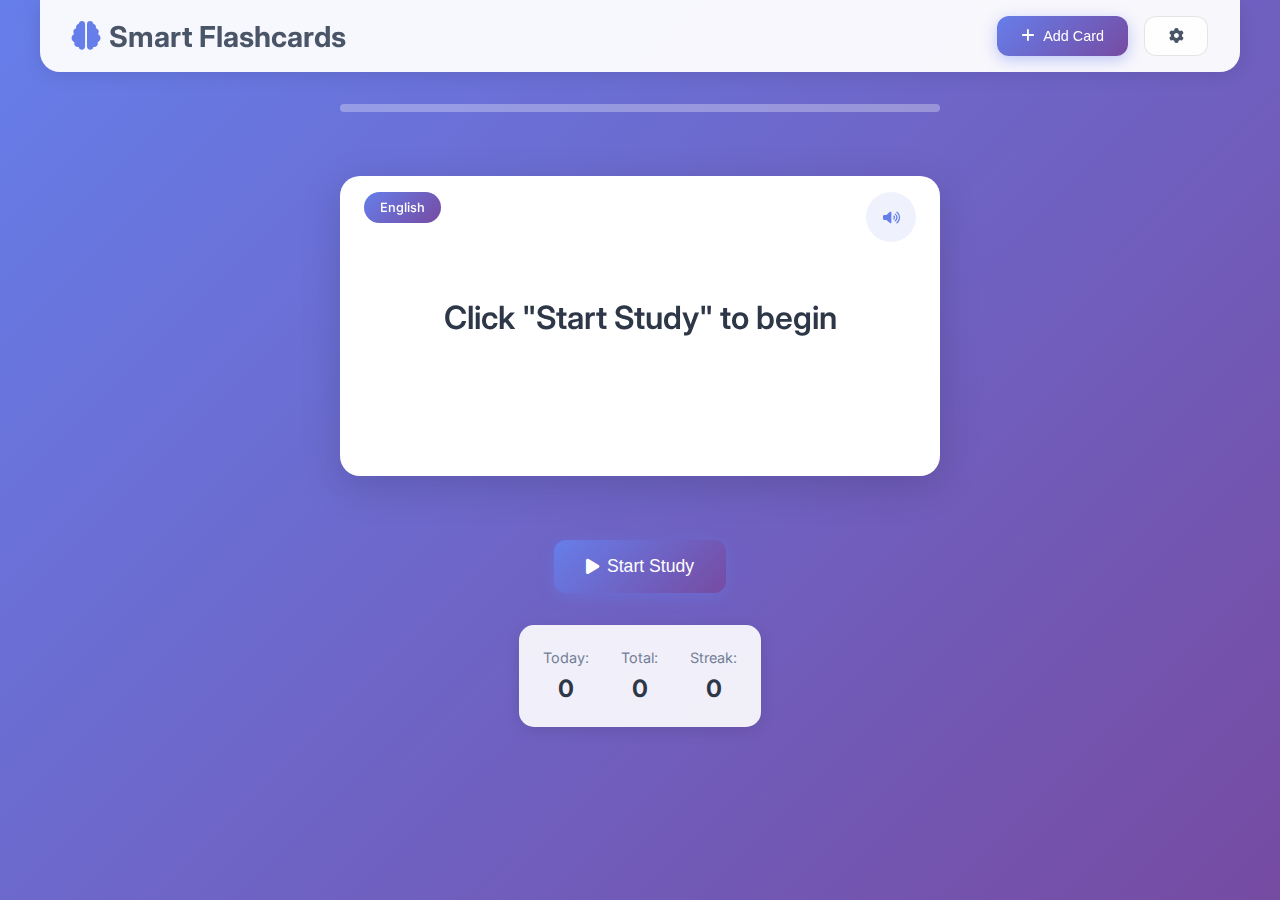
<file: frontend/index.html>
<!DOCTYPE html>
<html lang="en">
<head>
    <meta charset="UTF-8">
    <meta name="viewport" content="width=device-width, initial-scale=1.0">
    <title>Smart Flashcard App</title>
    <link rel="stylesheet" href="styles.css">
    <link href="https://fonts.googleapis.com/css2?family=Inter:wght@300;400;500;600;700&display=swap" rel="stylesheet">
    <link rel="stylesheet" href="https://cdnjs.cloudflare.com/ajax/libs/font-awesome/6.0.0/css/all.min.css">
</head>
<body>
    <div class="app-container">
        <!-- Header -->
        <header class="app-header">
            <h1><i class="fas fa-brain"></i> Smart Flashcards</h1>
            <div class="header-controls">
                <button id="addCardBtn" class="btn btn-primary">
                    <i class="fas fa-plus"></i> Add Card
                </button>
                <button id="settingsBtn" class="btn btn-secondary">
                    <i class="fas fa-cog"></i>
                </button>
            </div>
        </header>

        <!-- Main Content -->
        <main class="main-content">
            <!-- Study Mode -->
            <div id="studyMode" class="study-container">
                <div class="progress-bar">
                    <div class="progress-fill" id="progressFill"></div>
                    <span class="progress-text" id="progressText">0 / 0</span>
                </div>

                <div class="flashcard" id="flashcard">
                    <div class="card-content">
                        <div class="card-front" id="cardFront">
                            <div class="language-label" id="frontLanguage">English</div>
                            <div class="word-text" id="frontText">Click "Start Study" to begin</div>
                            <button class="audio-btn" id="frontAudioBtn">
                                <i class="fas fa-volume-up"></i>
                            </button>
                        </div>
                        <div class="card-back" id="cardBack" style="display: none;">
                            <div class="language-label" id="backLanguage">Swedish</div>
                            <div class="word-text" id="backText">Translation will appear here</div>
                            <button class="audio-btn" id="backAudioBtn">
                                <i class="fas fa-volume-up"></i>
                            </button>
                            <div class="example-sentence" id="exampleSentence"></div>
                        </div>
                    </div>
                </div>

                <div class="study-controls">
                    <button id="startStudyBtn" class="btn btn-primary btn-large">
                        <i class="fas fa-play"></i> Start Study
                    </button>
                    <div id="studyButtons" class="study-buttons" style="display: none;">
                        <button id="showAnswerBtn" class="btn btn-secondary">
                            <i class="fas fa-eye"></i> Show Answer
                        </button>
                        <div class="difficulty-buttons">
                            <button id="hardBtn" class="btn btn-hard">
                                <i class="fas fa-times"></i> Hard
                            </button>
                            <button id="goodBtn" class="btn btn-good">
                                <i class="fas fa-check"></i> Good
                            </button>
                            <button id="easyBtn" class="btn btn-easy">
                                <i class="fas fa-thumbs-up"></i> Easy
                            </button>
                        </div>
                    </div>
                </div>

                <div class="stats">
                    <div class="stat-item">
                        <span class="stat-label">Today:</span>
                        <span class="stat-value" id="todayCount">0</span>
                    </div>
                    <div class="stat-item">
                        <span class="stat-label">Total:</span>
                        <span class="stat-value" id="totalCount">0</span>
                    </div>
                    <div class="stat-item">
                        <span class="stat-label">Streak:</span>
                        <span class="stat-value" id="streakCount">0</span>
                    </div>
                </div>
            </div>

            <!-- Add Card Mode -->
            <div id="addCardMode" class="add-card-container" style="display: none;">
                <h2>Add New Flashcard</h2>
                <form id="addCardForm" class="add-card-form">
                    <div class="form-group">
                        <label for="frontLanguage">From Language:</label>
                        <select id="frontLanguageSelect" class="form-control">
                            <option value="en">English</option>
                            <option value="sv">Swedish</option>
                            <option value="de">German</option>
                            <option value="fr">French</option>
                            <option value="es">Spanish</option>
                            <option value="it">Italian</option>
                        </select>
                    </div>
                    
                    <div class="form-group">
                        <label for="frontTextInput">Word/Phrase:</label>
                        <input type="text" id="frontTextInput" class="form-control" placeholder="Enter word or phrase" required>
                        <button type="button" id="translateBtn" class="btn btn-secondary btn-small">
                            <i class="fas fa-language"></i> Auto Translate
                        </button>
                    </div>

                    <div class="form-group">
                        <label for="backLanguage">To Language:</label>
                        <select id="backLanguageSelect" class="form-control">
                            <option value="sv">Swedish</option>
                            <option value="en">English</option>
                            <option value="de">German</option>
                            <option value="fr">French</option>
                            <option value="es">Spanish</option>
                            <option value="it">Italian</option>
                        </select>
                    </div>

                    <div class="form-group">
                        <label for="backTextInput">Translation:</label>
                        <input type="text" id="backTextInput" class="form-control" placeholder="Enter translation" required>
                    </div>

                    <div class="form-group">
                        <label for="exampleInput">Example Sentence (optional):</label>
                        <textarea id="exampleInput" class="form-control" placeholder="Enter example sentence" rows="2"></textarea>
                    </div>

                    <div class="form-group">
                        <label for="categoryInput">Category:</label>
                        <input type="text" id="categoryInput" class="form-control" placeholder="e.g., Daily Words, Piano Terms" list="categories">
                        <datalist id="categories">
                            <option value="Daily Words">
                            <option value="Piano Terms">
                            <option value="Grammar">
                            <option value="Phrases">
                        </datalist>
                    </div>

                    <div class="form-buttons">
                        <button type="button" id="cancelAddBtn" class="btn btn-secondary">Cancel</button>
                        <button type="submit" class="btn btn-primary">Add Card</button>
                    </div>
                </form>
            </div>

            <!-- Card Management -->
            <div id="cardManagement" class="card-management" style="display: none;">
                <h2>Manage Cards</h2>
                <div class="filter-controls">
                    <input type="text" id="searchCards" class="form-control" placeholder="Search cards...">
                    <select id="categoryFilter" class="form-control">
                        <option value="">All Categories</option>
                    </select>
                </div>
                <div id="cardsList" class="cards-list"></div>
            </div>
        </main>

        <!-- Settings Modal -->
        <div id="settingsModal" class="modal" style="display: none;">
            <div class="modal-content">
                <div class="modal-header">
                    <h3>Settings</h3>
                    <button class="close-btn" id="closeSettings">&times;</button>
                </div>
                <div class="modal-body">
                    <div class="setting-group">
                        <label>Cards per session:</label>
                        <input type="number" id="cardsPerSession" value="20" min="5" max="100">
                    </div>
                    <div class="setting-group">
                        <label>Auto-play audio:</label>
                        <input type="checkbox" id="autoPlayAudio" checked>
                    </div>
                    <div class="setting-group">
                        <label>Show example sentences:</label>
                        <input type="checkbox" id="showExamples" checked>
                    </div>
                    <div class="setting-group">
                        <button id="exportDataBtn" class="btn btn-secondary">Export Data</button>
                        <button id="importDataBtn" class="btn btn-secondary">Import Data</button>
                        <input type="file" id="importFile" accept=".json" style="display: none;">
                    </div>
                </div>
            </div>
        </div>
    </div>

    <script src="app.js"></script>
</body>
</html>
</file>
<file: frontend/styles.css>
/* Reset and Base Styles */
* {
    margin: 0;
    padding: 0;
    box-sizing: border-box;
}

body {
    font-family: 'Inter', -apple-system, BlinkMacSystemFont, 'Segoe UI', Roboto, sans-serif;
    background: linear-gradient(135deg, #667eea 0%, #764ba2 100%);
    min-height: 100vh;
    color: #333;
}

.app-container {
    max-width: 1200px;
    margin: 0 auto;
    min-height: 100vh;
    display: flex;
    flex-direction: column;
}

/* Header */
.app-header {
    background: rgba(255, 255, 255, 0.95);
    backdrop-filter: blur(10px);
    padding: 1rem 2rem;
    display: flex;
    justify-content: space-between;
    align-items: center;
    box-shadow: 0 2px 20px rgba(0, 0, 0, 0.1);
    border-radius: 0 0 20px 20px;
    margin-bottom: 2rem;
}

.app-header h1 {
    font-size: 1.8rem;
    font-weight: 700;
    color: #4a5568;
    display: flex;
    align-items: center;
    gap: 0.5rem;
}

.app-header h1 i {
    color: #667eea;
}

.header-controls {
    display: flex;
    gap: 1rem;
}

/* Buttons */
.btn {
    padding: 0.75rem 1.5rem;
    border: none;
    border-radius: 12px;
    font-weight: 500;
    cursor: pointer;
    transition: all 0.3s ease;
    display: inline-flex;
    align-items: center;
    gap: 0.5rem;
    font-size: 0.9rem;
    text-decoration: none;
}

.btn-primary {
    background: linear-gradient(135deg, #667eea 0%, #764ba2 100%);
    color: white;
    box-shadow: 0 4px 15px rgba(102, 126, 234, 0.4);
}

.btn-primary:hover {
    transform: translateY(-2px);
    box-shadow: 0 6px 20px rgba(102, 126, 234, 0.6);
}

.btn-secondary {
    background: rgba(255, 255, 255, 0.9);
    color: #4a5568;
    border: 1px solid rgba(0, 0, 0, 0.1);
}

.btn-secondary:hover {
    background: white;
    transform: translateY(-1px);
}

.btn-large {
    padding: 1rem 2rem;
    font-size: 1.1rem;
}

.btn-small {
    padding: 0.5rem 1rem;
    font-size: 0.8rem;
}

.btn-hard {
    background: #e53e3e;
    color: white;
}

.btn-good {
    background: #38a169;
    color: white;
}

.btn-easy {
    background: #3182ce;
    color: white;
}

.btn-hard:hover, .btn-good:hover, .btn-easy:hover {
    transform: translateY(-2px);
    opacity: 0.9;
}

/* Main Content */
.main-content {
    flex: 1;
    padding: 0 2rem;
    display: flex;
    flex-direction: column;
}

/* Study Container */
.study-container {
    display: flex;
    flex-direction: column;
    align-items: center;
    gap: 2rem;
    max-width: 600px;
    margin: 0 auto;
    width: 100%;
}

/* Progress Bar */
.progress-bar {
    width: 100%;
    height: 8px;
    background: rgba(255, 255, 255, 0.3);
    border-radius: 4px;
    position: relative;
    overflow: hidden;
}

.progress-fill {
    height: 100%;
    background: linear-gradient(90deg, #38a169, #3182ce);
    border-radius: 4px;
    transition: width 0.3s ease;
    width: 0%;
}

.progress-text {
    position: absolute;
    top: -25px;
    right: 0;
    color: white;
    font-size: 0.9rem;
    font-weight: 500;
}

/* Flashcard */
.flashcard {
    width: 100%;
    height: 300px;
    perspective: 1000px;
    margin: 2rem 0;
}

.card-content {
    width: 100%;
    height: 100%;
    position: relative;
    transform-style: preserve-3d;
    transition: transform 0.6s;
}

.card-front, .card-back {
    position: absolute;
    width: 100%;
    height: 100%;
    backface-visibility: hidden;
    background: white;
    border-radius: 20px;
    box-shadow: 0 10px 40px rgba(0, 0, 0, 0.15);
    display: flex;
    flex-direction: column;
    justify-content: center;
    align-items: center;
    padding: 2rem;
    text-align: center;
}

.card-back {
    transform: rotateY(180deg);
}

.language-label {
    position: absolute;
    top: 1rem;
    left: 1.5rem;
    background: linear-gradient(135deg, #667eea 0%, #764ba2 100%);
    color: white;
    padding: 0.5rem 1rem;
    border-radius: 20px;
    font-size: 0.8rem;
    font-weight: 500;
}

.word-text {
    font-size: 2rem;
    font-weight: 600;
    color: #2d3748;
    margin-bottom: 1rem;
    line-height: 1.2;
}

.audio-btn {
    position: absolute;
    top: 1rem;
    right: 1.5rem;
    background: rgba(102, 126, 234, 0.1);
    border: none;
    border-radius: 50%;
    width: 50px;
    height: 50px;
    display: flex;
    align-items: center;
    justify-content: center;
    cursor: pointer;
    transition: all 0.3s ease;
    color: #667eea;
}

.audio-btn:hover {
    background: rgba(102, 126, 234, 0.2);
    transform: scale(1.1);
}

.example-sentence {
    margin-top: 1rem;
    font-style: italic;
    color: #718096;
    font-size: 1rem;
    max-width: 80%;
}

/* Study Controls */
.study-controls {
    display: flex;
    flex-direction: column;
    align-items: center;
    gap: 1.5rem;
}

.study-buttons {
    display: flex;
    flex-direction: column;
    align-items: center;
    gap: 1rem;
}

.difficulty-buttons {
    display: flex;
    gap: 1rem;
}

/* Stats */
.stats {
    display: flex;
    gap: 2rem;
    background: rgba(255, 255, 255, 0.9);
    padding: 1.5rem;
    border-radius: 15px;
    box-shadow: 0 4px 15px rgba(0, 0, 0, 0.1);
}

.stat-item {
    text-align: center;
}

.stat-label {
    display: block;
    font-size: 0.9rem;
    color: #718096;
    margin-bottom: 0.5rem;
}

.stat-value {
    display: block;
    font-size: 1.5rem;
    font-weight: 700;
    color: #2d3748;
}

/* Add Card Form */
.add-card-container {
    max-width: 600px;
    margin: 0 auto;
    background: white;
    padding: 2rem;
    border-radius: 20px;
    box-shadow: 0 10px 40px rgba(0, 0, 0, 0.15);
}

.add-card-container h2 {
    text-align: center;
    margin-bottom: 2rem;
    color: #2d3748;
}

.add-card-form {
    display: flex;
    flex-direction: column;
    gap: 1.5rem;
}

.form-group {
    display: flex;
    flex-direction: column;
    gap: 0.5rem;
}

.form-group label {
    font-weight: 500;
    color: #4a5568;
}

.form-control {
    padding: 0.75rem;
    border: 2px solid #e2e8f0;
    border-radius: 8px;
    font-size: 1rem;
    transition: border-color 0.3s ease;
}

.form-control:focus {
    outline: none;
    border-color: #667eea;
    box-shadow: 0 0 0 3px rgba(102, 126, 234, 0.1);
}

.form-buttons {
    display: flex;
    gap: 1rem;
    justify-content: flex-end;
    margin-top: 1rem;
}

/* Modal */
.modal {
    position: fixed;
    top: 0;
    left: 0;
    width: 100%;
    height: 100%;
    background: rgba(0, 0, 0, 0.5);
    display: flex;
    align-items: center;
    justify-content: center;
    z-index: 1000;
}

.modal-content {
    background: white;
    border-radius: 20px;
    max-width: 500px;
    width: 90%;
    max-height: 80vh;
    overflow-y: auto;
}

.modal-header {
    padding: 1.5rem;
    border-bottom: 1px solid #e2e8f0;
    display: flex;
    justify-content: space-between;
    align-items: center;
}

.modal-header h3 {
    color: #2d3748;
}

.close-btn {
    background: none;
    border: none;
    font-size: 1.5rem;
    cursor: pointer;
    color: #718096;
}

.modal-body {
    padding: 1.5rem;
}

.setting-group {
    display: flex;
    justify-content: space-between;
    align-items: center;
    padding: 1rem 0;
    border-bottom: 1px solid #f7fafc;
}

.setting-group:last-child {
    border-bottom: none;
}

/* Card Management */
.card-management {
    max-width: 800px;
    margin: 0 auto;
    background: white;
    padding: 2rem;
    border-radius: 20px;
    box-shadow: 0 10px 40px rgba(0, 0, 0, 0.15);
}

.filter-controls {
    display: flex;
    gap: 1rem;
    margin-bottom: 2rem;
}

.cards-list {
    display: grid;
    gap: 1rem;
}

.card-item {
    background: #f7fafc;
    padding: 1rem;
    border-radius: 10px;
    display: flex;
    justify-content: space-between;
    align-items: center;
}

.card-info {
    flex: 1;
}

.card-front-text {
    font-weight: 600;
    color: #2d3748;
}

.card-back-text {
    color: #718096;
    font-size: 0.9rem;
}

.card-actions {
    display: flex;
    gap: 0.5rem;
}

/* Responsive Design */
@media (max-width: 768px) {
    .app-header {
        padding: 1rem;
        flex-direction: column;
        gap: 1rem;
    }

    .main-content {
        padding: 0 1rem;
    }

    .word-text {
        font-size: 1.5rem;
    }

    .stats {
        flex-direction: column;
        gap: 1rem;
    }

    .difficulty-buttons {
        flex-direction: column;
        width: 100%;
    }

    .filter-controls {
        flex-direction: column;
    }
}

/* Animations */
@keyframes fadeIn {
    from {
        opacity: 0;
        transform: translateY(20px);
    }
    to {
        opacity: 1;
        transform: translateY(0);
    }
}

.fade-in {
    animation: fadeIn 0.5s ease-out;
}

/* Loading States */
.loading {
    opacity: 0.6;
    pointer-events: none;
}

.loading::after {
    content: '';
    position: absolute;
    top: 50%;
    left: 50%;
    width: 20px;
    height: 20px;
    margin: -10px 0 0 -10px;
    border: 2px solid #667eea;
    border-radius: 50%;
    border-top-color: transparent;
    animation: spin 1s linear infinite;
}

@keyframes spin {
    to {
        transform: rotate(360deg);
    }
}
</file>
